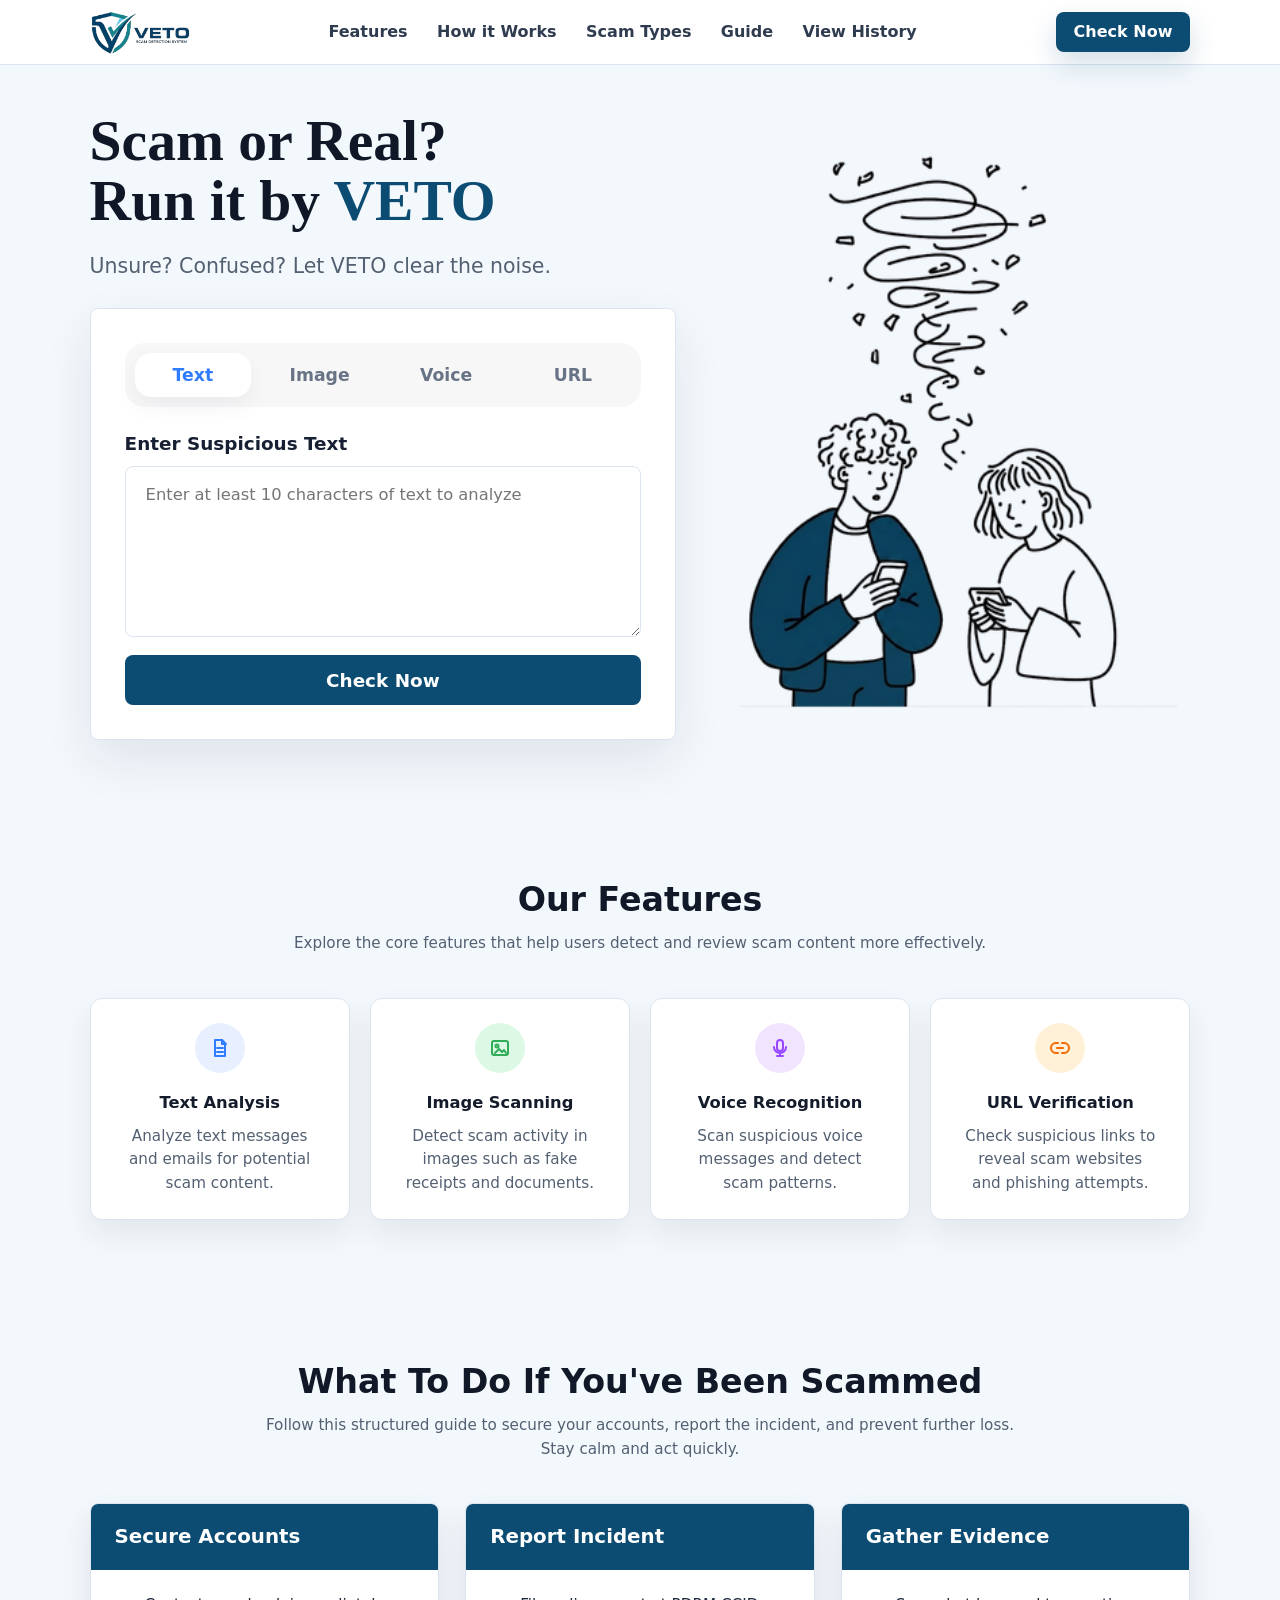
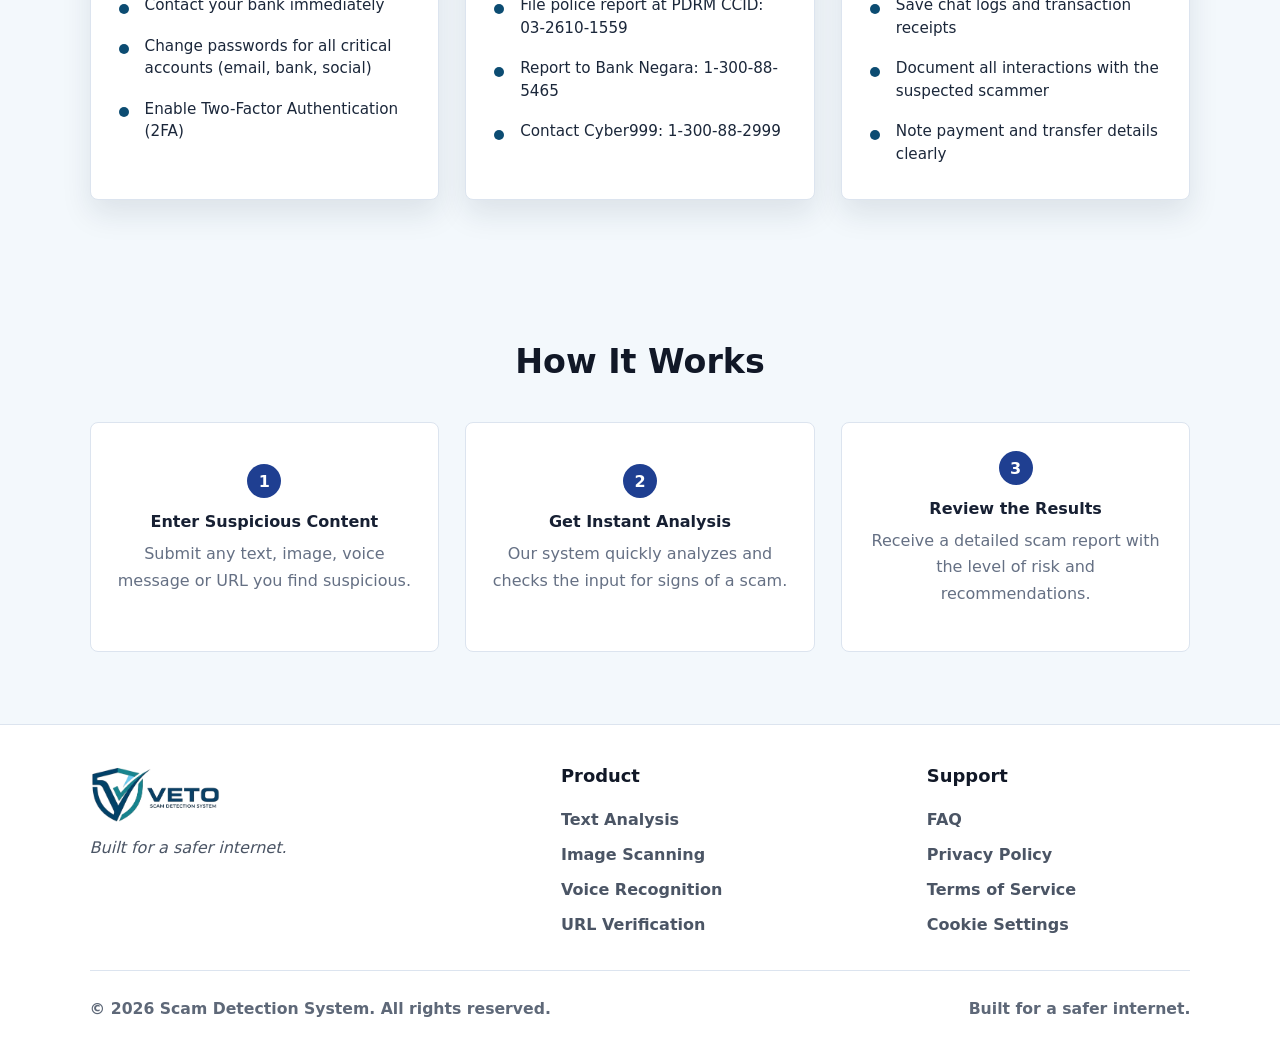
<file: index.html>
<!doctype html>
<html lang="en">
  <head>
    <meta charset="UTF-8" />
    <meta name="viewport" content="width=device-width, initial-scale=1.0" />
    <title>VETO Scam Detection System</title>
    <link rel="stylesheet" href="./styles.css" />
  </head>
  <body>
    <header class="app-header">
      <a class="brand" href="#home" aria-label="VETO Scam Detection System home">
        <img src="./assets/logo.png" alt="VETO Scam Detection System" />
      </a>
      <nav class="top-nav" aria-label="Primary navigation">
        <a href="#features">Features</a>
        <a href="#how-it-works">How it Works</a>
        <a href="#scam-types">Scam Types</a>
        <a href="#guide">Guide</a>
        <a href="#history">View History</a>
      </nav>
      <a class="history-link" href="#check">Check Now</a>
    </header>

    <main>
      <section id="home-view" class="view active">
        <section class="home-hero">
          <div class="home-copy">
            <h1>Scam or Real?<br />Run it by <span>VETO</span></h1>
            <p>
              Unsure? Confused? Let VETO clear the noise.
            </p>

            <section id="home-check-panel" class="analysis-panel compact-check" aria-labelledby="check-title">
              <div class="tab-list" role="tablist" aria-label="Input type">
                <button class="tab active" data-tab="text" type="button">Text</button>
                <button class="tab" data-tab="image" type="button">Image</button>
                <button class="tab" data-tab="voice" type="button">Voice</button>
                <button class="tab" data-tab="url" type="button">URL</button>
              </div>

              <form id="check-form" class="check-form" data-check-form>
                <div class="tab-panel active" data-panel="text">
                  <label id="check-title" for="text-input">Enter Suspicious Text</label>
                  <textarea
                    id="text-input"
                    data-input="text"
                    rows="7"
                    placeholder="Enter at least 10 characters of text to analyze"
                  ></textarea>
                </div>

                <div class="tab-panel" data-panel="image">
                  <label for="image-input">Upload Image</label>
                  <div class="upload-box upload-dropzone">
                    <input id="image-input" data-input="image-file" type="file" accept="image/*" />
                    <span class="upload-icon" aria-hidden="true">
                      <svg viewBox="0 0 24 24"><rect x="4" y="5" width="16" height="14" rx="2" /><circle cx="9" cy="10" r="1.5" /><path d="M7 17l4-4 3 3 2-2 2 3" /></svg>
                    </span>
                    <strong>Drag and drop an image here, or click to select</strong>
                    <small>Supports OCR text extraction from images</small>
                  </div>
                  <div class="extracted-review hidden-analysis-text" data-review="image">
                    <h3>Review the extracted text before analysis</h3>
                    <p>You can edit the extracted text if needed.</p>
                    <textarea id="image-text" data-input="image-text" rows="4" placeholder="Extracted OCR text will appear here"></textarea>
                  </div>
                </div>

                <div class="tab-panel" data-panel="voice">
                  <label for="voice-input">Upload Voice Recording</label>
                  <div class="upload-box upload-dropzone">
                    <input id="voice-input" data-input="voice-file" type="file" accept="audio/*" />
                    <span class="upload-icon" aria-hidden="true">
                      <svg viewBox="0 0 24 24"><path d="M12 4a3 3 0 0 0-3 3v5a3 3 0 0 0 6 0V7a3 3 0 0 0-3-3z" /><path d="M6 11a6 6 0 0 0 12 0M12 17v3M9 20h6" /></svg>
                    </span>
                    <strong>Drag and drop an audio file here, or click to select</strong>
                    <small>Supports speech-to-text conversion for voice messages</small>
                  </div>
                  <div class="extracted-review hidden-analysis-text" data-review="voice">
                    <h3>Review the extracted text before analysis</h3>
                    <p>You can edit the extracted text if needed.</p>
                    <textarea id="voice-text" data-input="voice-text" rows="4" placeholder="Transcribed speech will appear here"></textarea>
                  </div>
                </div>

                <div class="tab-panel" data-panel="url">
                  <label for="url-input">Enter Suspicious URL</label>
                  <input id="url-input" data-input="url" type="url" placeholder="https://example.com" />
                  <textarea id="url-context" data-input="url-context" rows="4" placeholder="Optional message context around the URL" hidden></textarea>
                </div>

                <p id="form-error" class="form-error" role="alert"></p>
                <button class="primary-action" type="submit">Check Now</button>
                <div class="analysis-loading" data-loading aria-live="polite" aria-hidden="true">
                  <span class="loading-spinner" aria-hidden="true"></span>
                  <h3>Analyzing Content</h3>
                  <p>Please wait while VETO reviews your submitted content for scam indicators.</p>
                  <span class="loading-progress" aria-hidden="true"></span>
                </div>
              </form>
            </section>
          </div>
          <div class="home-art" aria-label="Scam detection illustration">
            <img src="./assets/hero.png" alt="Person checking a suspicious mobile message" />
          </div>
        </section>

        <section id="features" class="home-section" aria-labelledby="features-title">
          <div class="section-heading center">
            <h2 id="features-title">Our Features</h2>
            <p>Explore the core features that help users detect and review scam content more effectively.</p>
          </div>
          <div class="feature-grid">
            <article class="feature-card">
              <span class="feature-icon icon-text" aria-hidden="true">
                <svg viewBox="0 0 24 24"><path d="M7 4h7l3 3v13H7z" /><path d="M14 4v4h4" /><path d="M9 12h6M9 16h6" /></svg>
              </span>
              <h3>Text Analysis</h3>
              <p>Analyze text messages and emails for potential scam content.</p>
            </article>
            <article class="feature-card">
              <span class="feature-icon icon-image" aria-hidden="true">
                <svg viewBox="0 0 24 24"><rect x="4" y="5" width="16" height="14" rx="2" /><circle cx="9" cy="10" r="1.5" /><path d="M7 17l4-4 3 3 2-2 2 3" /></svg>
              </span>
              <h3>Image Scanning</h3>
              <p>Detect scam activity in images such as fake receipts and documents.</p>
            </article>
            <article class="feature-card">
              <span class="feature-icon icon-voice" aria-hidden="true">
                <svg viewBox="0 0 24 24"><path d="M12 4a3 3 0 0 0-3 3v5a3 3 0 0 0 6 0V7a3 3 0 0 0-3-3z" /><path d="M6 11a6 6 0 0 0 12 0M12 17v3M9 20h6" /></svg>
              </span>
              <h3>Voice Recognition</h3>
              <p>Scan suspicious voice messages and detect scam patterns.</p>
            </article>
            <article class="feature-card">
              <span class="feature-icon icon-url" aria-hidden="true">
                <svg viewBox="0 0 24 24"><path d="M10 7H8a5 5 0 0 0 0 10h2" /><path d="M14 7h2a5 5 0 0 1 0 10h-2" /><path d="M9 12h6" /></svg>
              </span>
              <h3>URL Verification</h3>
              <p>Check suspicious links to reveal scam websites and phishing attempts.</p>
            </article>
          </div>
        </section>

        <section id="guide" class="home-section" aria-labelledby="guide-title">
          <div class="section-heading center">
            <h2 id="guide-title">What To Do If You've Been Scammed</h2>
            <p>
              Follow this structured guide to secure your accounts, report the
              incident, and prevent further loss. Stay calm and act quickly.
            </p>
          </div>
          <div class="recovery-grid">
            <article class="recovery-card">
              <h3>Secure Accounts</h3>
              <ul>
                <li>Contact your bank immediately</li>
                <li>Change passwords for all critical accounts (email, bank, social)</li>
                <li>Enable Two-Factor Authentication (2FA)</li>
              </ul>
            </article>
            <article class="recovery-card">
              <h3>Report Incident</h3>
              <ul>
                <li>File police report at PDRM CCID: 03-2610-1559</li>
                <li>Report to Bank Negara: 1-300-88-5465</li>
                <li>Contact Cyber999: 1-300-88-2999</li>
              </ul>
            </article>
            <article class="recovery-card">
              <h3>Gather Evidence</h3>
              <ul>
                <li>Save chat logs and transaction receipts</li>
                <li>Document all interactions with the suspected scammer</li>
                <li>Note payment and transfer details clearly</li>
              </ul>
            </article>
          </div>
        </section>

        <section id="how-it-works" class="home-section" aria-labelledby="flow-title">
          <div class="section-heading center">
            <h2 id="flow-title">How It Works</h2>
          </div>
          <div class="flow-grid">
            <article><span>1</span><h3>Enter Suspicious Content</h3><p>Submit any text, image, voice message or URL you find suspicious.</p></article>
            <article><span>2</span><h3>Get Instant Analysis</h3><p>Our system quickly analyzes and checks the input for signs of a scam.</p></article>
            <article><span>3</span><h3>Review the Results</h3><p>Receive a detailed scam report with the level of risk and recommendations.</p></article>
          </div>
        </section>

      </section>

      <section id="check-view" class="view">
        <div class="check-page">
          <header class="check-page-heading">
            <h1>Check for Scams</h1>
            <p>Choose your input method and submit content for analysis.</p>
          </header>

          <section class="analysis-panel full-check" aria-labelledby="full-check-title">
            <div class="tab-list" role="tablist" aria-label="Input type">
              <button class="tab active" data-tab="text" type="button">Text</button>
              <button class="tab" data-tab="image" type="button">Image</button>
              <button class="tab" data-tab="voice" type="button">Voice</button>
              <button class="tab" data-tab="url" type="button">URL</button>
            </div>

            <form id="full-check-form" class="check-form" data-check-form>
              <div class="tab-panel active" data-panel="text">
                <label id="full-check-title" for="full-text-input">Enter Suspicious Text</label>
                <textarea
                  id="full-text-input"
                  data-input="text"
                  rows="7"
                  placeholder="Enter at least 10 characters of text to analyze"
                ></textarea>
              </div>

              <div class="tab-panel" data-panel="image">
                <label for="full-image-input">Upload Image</label>
                <div class="upload-box upload-dropzone">
                  <input id="full-image-input" data-input="image-file" type="file" accept="image/*" />
                  <span class="upload-icon" aria-hidden="true">
                    <svg viewBox="0 0 24 24">
                      <path d="M4 5h16v14H4z" />
                      <path d="M8 11l3 3 2-2 4 5" />
                      <circle cx="9" cy="9" r="1.5" />
                    </svg>
                  </span>
                  <strong>Drag and drop an image here, or click to select</strong>
                  <small>Supports OCR text extraction from images</small>
                </div>
                <div class="extracted-review hidden-analysis-text" data-review="image">
                  <h3>Review the extracted text before analysis</h3>
                  <p>You can edit the extracted text if needed.</p>
                  <textarea id="full-image-text" data-input="image-text" rows="4" placeholder="Extracted OCR text will appear here"></textarea>
                </div>
              </div>

              <div class="tab-panel" data-panel="voice">
                <label for="full-voice-input">Upload Voice Recording</label>
                <div class="upload-box upload-dropzone">
                  <input id="full-voice-input" data-input="voice-file" type="file" accept="audio/*" />
                  <span class="upload-icon" aria-hidden="true">
                    <svg viewBox="0 0 24 24">
                      <path d="M12 3v10" />
                      <path d="M8 7v5a4 4 0 0 0 8 0V7" />
                      <path d="M5 11v1a7 7 0 0 0 14 0v-1" />
                      <path d="M12 19v3" />
                    </svg>
                  </span>
                  <strong>Drag and drop an audio file here, or click to select</strong>
                  <small>Supports speech-to-text conversion for voice messages</small>
                </div>
                <div class="extracted-review hidden-analysis-text" data-review="voice">
                  <h3>Review the extracted text before analysis</h3>
                  <p>You can edit the extracted text if needed.</p>
                  <textarea id="full-voice-text" data-input="voice-text" rows="4" placeholder="Transcribed speech will appear here"></textarea>
                </div>
              </div>

              <div class="tab-panel" data-panel="url">
                <label for="full-url-input">Enter Suspicious URL</label>
                <input id="full-url-input" data-input="url" type="url" placeholder="https://example.com" />
                <textarea id="full-url-context" class="hidden-analysis-text" data-input="url-context" rows="4" placeholder="Optional message context around the URL"></textarea>
              </div>

              <p class="form-error" role="alert"></p>
              <button class="primary-action" type="submit">Check Now</button>
              <div class="analysis-loading" data-loading aria-live="polite" aria-hidden="true">
                <span class="loading-spinner" aria-hidden="true"></span>
                <h3>Analyzing Content</h3>
                <p>Please wait while VETO reviews your submitted content for scam indicators.</p>
                <span class="loading-progress" aria-hidden="true"></span>
              </div>
            </form>
          </section>

          <div class="check-benefit-grid">
            <article>
              <span class="check-benefit-icon">
                <svg viewBox="0 0 24 24"><path d="M12 3l7 3v5c0 4.6-2.9 8.5-7 10-4.1-1.5-7-5.4-7-10V6z" /></svg>
              </span>
              <h2>Privacy First</h2>
              <p>Your submitted content is kept secure and confidential.</p>
            </article>
            <article>
              <span class="check-benefit-icon">
                <svg viewBox="0 0 24 24"><path d="M13 2L5 14h6l-1 8 8-12h-6z" /></svg>
              </span>
              <h2>Fast Analysis</h2>
              <p>Get quick scam detection results within seconds.</p>
            </article>
            <article>
              <span class="check-benefit-icon">
                <svg viewBox="0 0 24 24"><path d="M5 20V10" /><path d="M12 20V4" /><path d="M19 20v-7" /><path d="M4 20h16" /></svg>
              </span>
              <h2>Actionable Results</h2>
              <p>Receive clear and detailed insights.</p>
            </article>
          </div>

          <p class="check-page-note">Stay safe online. Always verify suspicious content before taking action.</p>
        </div>
      </section>

      <section id="scam-types-view" class="view">
        <div class="mechanics-page">
          <h1>The Mechanics Of Scams</h1>
          <div class="scam-type-grid">
            <article class="scam-type-card">
              <span class="scam-type-icon" aria-hidden="true">♡</span>
              <div><h2>Romance Scam</h2><p>Scammers build fake emotional relationships to gain trust and ask for money.</p></div>
              <button type="button" data-scam-learn="romance">Learn</button>
            </article>
            <article class="scam-type-card">
              <span class="scam-type-icon" aria-hidden="true">▥</span>
              <div><h2>Bank Scam</h2><p>Fraudsters impersonate bank staff through calls, text messages, or fake alerts.</p></div>
              <button type="button" data-scam-learn="bank">Learn</button>
            </article>
            <article class="scam-type-card">
              <span class="scam-type-icon" aria-hidden="true">✉</span>
              <div><h2>Phishing</h2><p>Fake emails, texts, or websites are used to steal login credentials and personal data.</p></div>
              <button type="button" data-scam-learn="phishing">Learn</button>
            </article>
            <article class="scam-type-card">
              <span class="scam-type-icon" aria-hidden="true">🛒</span>
              <div><h2>Shopping Scam</h2><p>Fake online shops offer attractive deals but deliver nothing or poor-quality items.</p></div>
              <button type="button" data-scam-learn="shopping">Learn</button>
            </article>
            <article class="scam-type-card">
              <span class="scam-type-icon" aria-hidden="true">♜</span>
              <div><h2>Customer Service Scam</h2><p>Fraudsters pose as support teams or fake sellers to trick users into making payments.</p></div>
              <button type="button" data-scam-learn="customer-service">Learn</button>
            </article>
            <article class="scam-type-card">
              <span class="scam-type-icon" aria-hidden="true">▣</span>
              <div><h2>Delivery Scams</h2><p>Fake shipping notifications ask victims to pay fees or install malicious software.</p></div>
              <button type="button" data-scam-learn="delivery">Learn</button>
            </article>
            <article class="scam-type-card">
              <span class="scam-type-icon" aria-hidden="true">🎟</span>
              <div><h2>Lottery</h2><p>Victims are told they won a prize but must pay fees or provide details first.</p></div>
              <button type="button" data-scam-learn="lottery">Learn</button>
            </article>
            <article class="scam-type-card">
              <span class="scam-type-icon" aria-hidden="true">☼</span>
              <div><h2>Charity</h2><p>Scammers exploit sympathy by pretending to raise funds for emergencies or relief efforts.</p></div>
              <button type="button" data-scam-learn="charity">Learn</button>
            </article>
          </div>
          <p class="mechanics-note">Stay vigilant. Take control. Verified authorities are here to support you.</p>
        </div>
      </section>

      <div id="scam-modal" class="scam-modal" hidden>
        <div class="scam-modal-backdrop" data-scam-close></div>
        <section class="scam-modal-card" role="dialog" aria-modal="true" aria-labelledby="scam-modal-title">
          <header class="scam-modal-header">
            <h2 id="scam-modal-title"></h2>
            <p>Detailed explanation of how this scam usually works.</p>
          </header>
          <div class="scam-modal-body">
            <p id="scam-modal-summary" class="scam-modal-summary"></p>
            <section class="scam-detail-box">
              <h3>Scam Details</h3>
              <ul id="scam-modal-details"></ul>
            </section>
            <div class="scam-modal-actions">
              <button class="modal-secondary" type="button" data-scam-close>Close</button>
              <a class="modal-primary" href="#check" id="scam-start-analysis">Start Analysis</a>
            </div>
          </div>
        </section>
      </div>

      <section id="guide-view" class="view">
        <div class="guide-page">
          <h1>Security Guides &amp; Anti-Fraud Center</h1>
          <div class="guide-tabs" aria-label="Guide categories">
            <button class="active" type="button" data-guide-tab="platform">♢ Platform Guides</button>
            <button type="button" data-guide-tab="banking">▥ Banking Guides</button>
          </div>
          <div class="guide-card-grid guide-panel active" data-guide-panel="platform">
            <article class="security-guide-card guide-whatsapp">
              <div class="guide-card-heading">
                <span>○</span>
                <h2>WhatsApp Security Guides</h2>
              </div>
              <ul>
                <li>Enable two-step verification.</li>
                <li>Scan images for suspicious content.</li>
                <li>Ignore group invites from unknown contacts.</li>
              </ul>
              <button type="button" data-guide-learn="whatsapp">Learn</button>
            </article>
            <article class="security-guide-card guide-sms">
              <div class="guide-card-heading">
                <span>▤</span>
                <h2>SMS Fraud Prevention</h2>
              </div>
              <ul>
                <li>Detect phishing links.</li>
                <li>Verify service notifications.</li>
                <li>Do not share verification codes.</li>
              </ul>
              <button type="button" data-guide-learn="sms">Learn</button>
            </article>
            <article class="security-guide-card guide-social">
              <div class="guide-card-heading">
                <span>♙</span>
                <h2>Social Media Account Safety</h2>
              </div>
              <ul>
                <li>Watch for impersonation scams.</li>
                <li>Check login activity.</li>
                <li>Enable enhanced privacy settings.</li>
              </ul>
              <button type="button" data-guide-learn="social">Learn</button>
            </article>
            <article class="security-guide-card guide-email">
              <div class="guide-card-heading">
                <span>✉</span>
                <h2>Email Phishing Defense</h2>
              </div>
              <ul>
                <li>Inspect sender address.</li>
                <li>Scan all attachments.</li>
                <li>Recognize common red flags.</li>
              </ul>
              <button type="button" data-guide-learn="email">Learn</button>
            </article>
          </div>
          <div class="guide-card-grid guide-panel" data-guide-panel="banking">
            <article class="security-guide-card guide-bank">
              <div class="guide-card-heading">
                <span>▥</span>
                <h2>Online Banking Login Safety</h2>
              </div>
              <ul>
                <li>Use only official apps or websites.</li>
                <li>Avoid login links from messages.</li>
                <li>Check account activity notifications.</li>
              </ul>
              <button type="button" data-guide-learn="banking-login">Learn</button>
            </article>
            <article class="security-guide-card guide-card-protection">
              <div class="guide-card-heading">
                <span>▭</span>
                <h2>Card &amp; Transaction Protection</h2>
              </div>
              <ul>
                <li>Review transactions regularly.</li>
                <li>Enable spending alerts.</li>
                <li>Never share PIN or CVV.</li>
              </ul>
              <button type="button" data-guide-learn="card-protection">Learn</button>
            </article>
            <article class="security-guide-card guide-loan">
              <div class="guide-card-heading">
                <span>▣</span>
                <h2>Loan &amp; Investment Scam Awareness</h2>
              </div>
              <ul>
                <li>Question guaranteed returns.</li>
                <li>Verify financial institutions.</li>
                <li>Avoid upfront processing fees.</li>
              </ul>
              <button type="button" data-guide-learn="loan-investment">Learn</button>
            </article>
            <article class="security-guide-card guide-call">
              <div class="guide-card-heading">
                <span>☏</span>
                <h2>Bank Call &amp; OTP Scam Defense</h2>
              </div>
              <ul>
                <li>Do not share OTP over calls.</li>
                <li>Verify the caller independently.</li>
                <li>Report suspicious banking calls.</li>
              </ul>
              <button type="button" data-guide-learn="bank-call">Learn</button>
            </article>
          </div>
        </div>
      </section>

      <section id="result-view" class="view">
        <div class="result-layout">
          <header class="check-page-heading result-page-heading">
            <h1>Check for Scams</h1>
            <p>Choose your input method and submit content for analysis.</p>
          </header>
          <section id="result-card" class="result-card"></section>
        </div>
      </section>

      <section id="history-view" class="view">
        <div class="history-page">
          <div class="history-title">
            <h1>Check History</h1>
            <p>Review your past scam detection checks</p>
            <button id="clear-history" class="clear-history-button" type="button" hidden>Clear All</button>
          </div>
          <div id="history-list" class="history-list"></div>
          <p id="history-note" class="history-note" hidden><strong>Note:</strong> History is stored locally in your browser. Clearing browser data will remove all history records.</p>
        </div>
      </section>

      <section id="admin-view" class="view">
        <div class="page-shell">
          <p class="eyebrow">Evaluation dashboard</p>
          <h1>Admin Model Evaluation</h1>
          <p class="page-intro">
            Prototype view for model version and evaluation metrics. Sensitive user
            content should not be stored here.
          </p>
          <div class="metrics-grid">
            <article><span>Accuracy</span><strong>94.2%</strong></article>
            <article><span>Precision</span><strong>92.8%</strong></article>
            <article><span>Recall</span><strong>91.5%</strong></article>
            <article><span>F1-score</span><strong>92.1%</strong></article>
          </div>
          <section class="info-card">
            <h2>Baseline Model</h2>
            <dl class="model-list">
              <div><dt>Dataset</dt><dd>SMS Spam Collection Dataset</dd></div>
              <div><dt>Features</dt><dd>TF-IDF vectorization</dd></div>
              <div><dt>Classifier</dt><dd>Logistic Regression baseline</dd></div>
              <div><dt>Version</dt><dd>prototype-v0.1</dd></div>
            </dl>
          </section>
        </div>
      </section>

      <section id="faq-view" class="view">
        <div class="faq-page">
          <div class="faq-heading">
            <h1>Frequently Asked Questions (FAQ)</h1>
            <p>Find answers to common questions about using Veto for scam detection.</p>
          </div>

          <div class="faq-list" aria-label="Frequently asked questions">
            <article class="faq-item">
              <button class="faq-question" type="button" aria-expanded="false" data-faq-toggle>
                <span class="faq-icon faq-blue">
                  <svg viewBox="0 0 24 24"><path d="M9.1 9a3 3 0 1 1 5.2 2c-.9.8-1.7 1.3-1.7 2.8" /><path d="M12 17h.01" /><circle cx="12" cy="12" r="9" /></svg>
                </span>
                <span class="faq-copy">
                  <span class="faq-pill faq-pill-blue">General Question</span>
                  <strong>How does Veto's scam detection work?</strong>
                </span>
                <span class="faq-chevron" aria-hidden="true"></span>
              </button>
              <div class="faq-answer">
                <p>Veto analyzes submitted content such as text, links, images, and voice transcripts to detect scam-related patterns. It checks for suspicious language, phishing indicators, urgency cues, impersonation attempts, and known fraud signals before returning a risk-based result.</p>
              </div>
            </article>

            <article class="faq-item">
              <button class="faq-question" type="button" aria-expanded="false" data-faq-toggle>
                <span class="faq-icon faq-cyan">
                  <svg viewBox="0 0 24 24"><rect x="6" y="10" width="12" height="9" rx="2" /><path d="M8 10V8a4 4 0 0 1 8 0v2" /></svg>
                </span>
                <span class="faq-copy">
                  <span class="faq-pill faq-pill-cyan">Security &amp; Privacy</span>
                  <strong>Is my data safe with Veto?</strong>
                </span>
                <span class="faq-chevron" aria-hidden="true"></span>
              </button>
              <div class="faq-answer">
                <p>Yes. Veto is designed with privacy in mind. Submitted content is processed securely, and access to results is restricted to the user. Sensitive information should still be shared carefully, and users should avoid uploading unnecessary personal data whenever possible.</p>
              </div>
            </article>

            <article class="faq-item">
              <button class="faq-question" type="button" aria-expanded="false" data-faq-toggle>
                <span class="faq-icon faq-blue">
                  <svg viewBox="0 0 24 24"><path d="M7 4h7l3 3v13H7z" /><path d="M14 4v4h4" /><path d="M9 12h6M9 16h6" /></svg>
                </span>
                <span class="faq-copy">
                  <span class="faq-pill faq-pill-blue">General Question</span>
                  <strong>What types of content can Veto analyze?</strong>
                </span>
                <span class="faq-chevron" aria-hidden="true"></span>
              </button>
              <div class="faq-answer">
                <p>Veto can analyze suspicious text, links, screenshots, documents, and transcribed voice content. The system is designed to support common scam-reporting formats and help users review content before they take action.</p>
              </div>
            </article>

            <article class="faq-item">
              <button class="faq-question" type="button" aria-expanded="false" data-faq-toggle>
                <span class="faq-icon faq-purple">
                  <svg viewBox="0 0 24 24"><path d="M14.7 6.3a4 4 0 0 0-5.4 5.4L4 17v3h3l5.3-5.3a4 4 0 0 0 5.4-5.4l-3 3-3-3z" /></svg>
                </span>
                <span class="faq-copy">
                  <span class="faq-pill faq-pill-purple">Technical</span>
                  <strong>Can Veto be integrated with my existing platforms?</strong>
                </span>
                <span class="faq-chevron" aria-hidden="true"></span>
              </button>
              <div class="faq-answer">
                <p>Yes. Integration support depends on your use case. Veto can be adapted for internal workflows, enterprise screening processes, and external verification flows depending on product scope and implementation requirements.</p>
              </div>
            </article>

            <article class="faq-item">
              <button class="faq-question" type="button" aria-expanded="false" data-faq-toggle>
                <span class="faq-icon faq-blue">
                  <svg viewBox="0 0 24 24"><path d="M9.1 9a3 3 0 1 1 5.2 2c-.9.8-1.7 1.3-1.7 2.8" /><path d="M12 17h.01" /><circle cx="12" cy="12" r="9" /></svg>
                </span>
                <span class="faq-copy">
                  <span class="faq-pill faq-pill-blue">General Question</span>
                  <strong>How accurate are the results?</strong>
                </span>
                <span class="faq-chevron" aria-hidden="true"></span>
              </button>
              <div class="faq-answer">
                <p>Veto provides risk-based guidance, not a legal or absolute judgment. Accuracy depends on the quality and completeness of the submitted content. Users should use the result together with common sense and official verification channels.</p>
              </div>
            </article>
          </div>

          <div class="faq-support">
            <p>Still have questions? <a href="#about">Contact Support</a></p>
            <span>Stay safe online. Always verify suspicious content before taking action.</span>
          </div>
        </div>
      </section>

      <section id="privacy-view" class="view">
        <div class="privacy-page">
          <header class="privacy-hero">
            <span class="privacy-icon" aria-hidden="true">
              <svg viewBox="0 0 24 24"><path d="M12 3l7 3v5c0 4.6-2.9 8.5-7 10-4.1-1.5-7-5.4-7-10V6z" /></svg>
            </span>
            <h1>Privacy Policy</h1>
            <p>How we collect, use and protect your information</p>
          </header>

          <div class="privacy-content">
            <section>
              <h2>Introduction</h2>
              <p>This Privacy Policy explains how the Scam Detection System collects, uses, and protects your information when you use our service. We are committed to maintaining the privacy and security of your data.</p>
            </section>

            <section>
              <h2>Information We Collect</h2>
              <p>We collect information that you voluntarily provide when using our scam detection service, including text content, uploaded images, voice recordings, and URLs submitted for analysis. We may also collect usage data and analytics to improve our service.</p>
            </section>

            <section>
              <h2>How We Use Information</h2>
              <p>The information you submit is used solely for scam detection and analysis purposes. We use machine learning algorithms to analyze patterns and identify potential threats. Your data helps us improve our detection accuracy and train our models.</p>
            </section>

            <section>
              <h2>File Uploads and Analysis Data</h2>
              <p>When you upload files for analysis, they are processed on our secure servers. Uploaded content is analyzed in real-time and is not permanently stored unless required for system testing, improvement, or legal compliance. Images are processed using OCR technology, and voice files are converted to text using speech-to-text services.</p>
            </section>

            <section>
              <h2>Data Storage and Retention</h2>
              <p>Analysis history is stored locally in your browser using local storage. We do not permanently store your submitted content on our servers after analysis is complete, unless you explicitly save it or it's required for improving our detection algorithms with your consent.</p>
            </section>

            <section>
              <h2>Security Measures</h2>
              <p>We implement industry-standard security measures to protect your data, including encryption during transmission, secure server infrastructure, and access controls. However, no method of transmission over the internet is 100% secure.</p>
            </section>

            <section>
              <h2>Third-Party Services</h2>
              <p>Our service may utilize third-party APIs for OCR, speech-to-text, and URL analysis. These services are carefully selected and comply with data protection standards. We do not share your personal information with third parties for marketing purposes.</p>
            </section>

            <section>
              <h2>User Rights</h2>
              <p>You have the right to access, correct, or delete your data. Since most data is stored locally in your browser, you can clear your history at any time. For any server-side data, please contact us to exercise your rights.</p>
            </section>

            <section>
              <h2>Contact Information</h2>
              <p>If you have any questions or concerns about this Privacy Policy or our data practices, please contact us at privacy@scamdetection.system or through our support page.</p>
            </section>

            <aside class="privacy-notice">
              <h2>Important Notice</h2>
              <p>The Scam Detection System is designed for educational and informational purposes as part of a Final Year Project. It should not be used to store or process highly sensitive or personally identifiable information. Always exercise caution when sharing personal data online.</p>
            </aside>
          </div>
        </div>
      </section>

      <section id="terms-view" class="view">
        <div class="legal-page terms-page">
          <header class="legal-hero">
            <span class="legal-icon" aria-hidden="true">
              <svg viewBox="0 0 24 24"><path d="M7 3h7l4 4v14H7z" /><path d="M14 3v5h5" /><path d="M10 12h5M10 16h5" /></svg>
            </span>
            <h1>Terms of Service</h1>
            <p>Please read these terms carefully before using our service</p>
          </header>

          <div class="legal-content">
            <section>
              <h2>Acceptance of Terms</h2>
              <p>By accessing and using the Scam Detection System, you accept and agree to be bound by these Terms of Service. If you do not agree to these terms, please do not use our service.</p>
            </section>

            <section>
              <h2>Use of the Service</h2>
              <p>The Scam Detection System is provided as a tool to help users identify potential scams and fraudulent content. The service analyzes text, images, voice recordings, and URLs to provide risk assessments and guidance. You may use this service for personal, educational, and informational purposes.</p>
            </section>

            <section>
              <h2>User Responsibilities</h2>
              <p>You are responsible for the content you submit for analysis. You must not submit content that violates laws, infringes on intellectual property rights, or contains malicious code. You should not rely solely on our analysis for critical decisions and should verify suspicious content through multiple sources.</p>
            </section>

            <section>
              <h2>Prohibited Use</h2>
              <p>You may not use this service to: (a) engage in any illegal activity, (b) attempt to bypass or manipulate the detection system, (c) submit an excessive volume of requests that could harm the service, (d) reverse engineer or copy our technology, or (e) use the service for any malicious purpose.</p>
            </section>

            <section>
              <h2>Accuracy of Results</h2>
              <p>While we strive to provide accurate scam detection, the system provides analysis for informational purposes only and does not guarantee that all scams or malicious content will be detected. False positives and false negatives may occur. Users should exercise their own judgment and verify suspicious content before taking action.</p>
            </section>

            <section>
              <h2>Intellectual Property</h2>
              <p>All content, features, and functionality of the Scam Detection System are owned by the project creators and are protected by copyright, trademark, and other intellectual property laws. The machine learning models, algorithms, and design are proprietary.</p>
            </section>

            <section>
              <h2>Limitation of Liability</h2>
              <p>The Scam Detection System is provided 'as is' without warranties of any kind. We shall not be liable for any damages arising from your use of the service, including but not limited to direct, indirect, incidental, or consequential damages. This is an academic project and should not be used as the sole basis for important decisions.</p>
            </section>

            <section>
              <h2>Service Availability</h2>
              <p>We do not guarantee that the service will be available at all times or free from errors. We reserve the right to modify, suspend, or discontinue the service at any time without notice, especially considering this is a Final Year Project with limited resources.</p>
            </section>

            <section>
              <h2>Changes to Terms</h2>
              <p>We reserve the right to update these Terms of Service at any time. Changes will be effective immediately upon posting. Your continued use of the service after changes are posted constitutes acceptance of the modified terms.</p>
            </section>

            <section>
              <h2>Contact Information</h2>
              <p>If you have questions about these Terms of Service, please contact us at support@scamdetection.system or through our support page.</p>
            </section>

            <aside class="legal-disclaimer">
              <h2>Important Disclaimer</h2>
              <p>This system is a Final Year Project developed for educational purposes. While it uses real machine learning techniques, it should not be considered a replacement for professional security services or legal advice. Always verify suspicious content through multiple trusted sources before making important decisions.</p>
            </aside>
          </div>
        </div>
      </section>

      <section id="about-view" class="view">
        <div class="page-shell document-page">
          <p class="eyebrow">Transparency</p>
          <h1>AI Statement</h1>
          <p>How artificial intelligence is used in this system.</p>
          <section><h2>Purpose of AI in the System</h2><p>Machine learning is used to classify suspicious content as scam/fake or legitimate.</p></section>
          <section><h2>OCR and Speech-to-Text Usage</h2><p>OCR extracts text from images and speech-to-text converts voice recordings into text for the same classifier.</p></section>
          <section><h2>Transparency and Explainability</h2><p>Results include suspicious keywords, URL risk factors, risk score, and simple action guidance.</p></section>
        </div>
      </section>
    </main>

    <footer class="footer" aria-label="Site footer">
      <div class="footer-inner">
        <div class="footer-top">
          <section class="footer-brand">
            <img src="./assets/logo.png" alt="VETO Scam Detection System" />
            <p>Built for a safer internet.</p>
          </section>
          <nav class="footer-column" aria-label="Product links">
            <h2>Product</h2>
            <a href="#features">Text Analysis</a>
            <a href="#features">Image Scanning</a>
            <a href="#features">Voice Recognition</a>
            <a href="#features">URL Verification</a>
          </nav>
          <nav class="footer-column" aria-label="Support links">
            <h2>Support</h2>
            <a href="#faq">FAQ</a>
            <a href="#privacy">Privacy Policy</a>
            <a href="#terms">Terms of Service</a>
            <a href="#about">Cookie Settings</a>
          </nav>
        </div>
        <div class="footer-bottom">
          <span>© 2026 Scam Detection System. All rights reserved.</span>
          <span>Built for a safer internet.</span>
        </div>
      </div>
    </footer>

    <script src="./app.js"></script>
  </body>
</html>
</file>
<file: styles.css>
:root {
  color-scheme: light;
  --bg: #f6f8fb;
  --surface: #ffffff;
  --surface-muted: #eef4fb;
  --text: #172033;
  --muted: #657084;
  --border: #dce4ef;
  --primary: #1d5fd1;
  --primary-dark: #0b4b72;
  --brand-blue: #0c4c72;
  --safe: #11845b;
  --warning: #b66b00;
  --danger: #c93434;
  --shadow: 0 20px 50px rgba(24, 37, 56, 0.09);
  font-family:
    Inter, ui-sans-serif, system-ui, -apple-system, BlinkMacSystemFont, "Segoe UI",
    sans-serif;
}

* {
  box-sizing: border-box;
}

body {
  margin: 0;
  background: #f3f8fc;
  color: var(--text);
}

a {
  color: inherit;
  text-decoration: none;
}

button,
input,
textarea {
  font: inherit;
}

.app-header {
  display: flex;
  align-items: center;
  justify-content: space-between;
  gap: 24px;
  padding: 10px clamp(28px, 7vw, 150px);
  background: rgba(255, 255, 255, 0.96);
  border-bottom: 1px solid var(--border);
  backdrop-filter: blur(14px);
  position: sticky;
  top: 0;
  z-index: 10;
}

.brand {
  display: inline-flex;
  align-items: center;
  gap: 10px;
  font-weight: 800;
  letter-spacing: 0;
  text-transform: uppercase;
}

.brand img {
  display: block;
  width: 100px;
  height: auto;
}

.brand-mark {
  width: 36px;
  height: 36px;
  display: grid;
  place-items: center;
  border-radius: 8px;
  background: var(--primary);
  color: white;
}

.top-nav {
  display: flex;
  align-items: center;
  gap: clamp(18px, 2.3vw, 34px);
  color: #2f3b4e;
  font-weight: 700;
}

.history-link,
.primary-link {
  display: inline-flex;
  align-items: center;
  justify-content: center;
  min-height: 40px;
  border-radius: 8px;
  padding: 0 18px;
  background: var(--brand-blue);
  color: white;
  font-weight: 850;
  box-shadow: 0 12px 28px rgba(12, 76, 114, 0.18);
}

.history-link:hover,
.primary-link:hover {
  background: var(--primary-dark);
  color: white;
}

.top-nav a:hover,
.back-link:hover {
  color: var(--primary);
}

.view {
  display: none;
}

.view.active {
  display: block;
}

.home-hero {
  display: grid;
  grid-template-columns: minmax(520px, 0.95fr) minmax(340px, 0.75fr);
  gap: clamp(28px, 4vw, 58px);
  align-items: center;
  width: 100%;
  min-height: 700px;
  margin: 0 auto;
  padding: 46px clamp(28px, 7vw, 150px) 70px;
}

.home-copy {
  max-width: 640px;
}

.home-copy p {
  color: #536072;
  font-size: clamp(1.15rem, 1.6vw, 1.45rem);
  line-height: 1.38;
  margin-bottom: 28px;
}

.home-copy h1 {
  font-family: Georgia, "Times New Roman", serif;
  font-size: clamp(3.6rem, 4.4vw, 5.9rem);
  line-height: 1.05;
  letter-spacing: 0;
  color: #101827;
  margin-bottom: 20px;
}

.home-copy h1 span {
  color: var(--brand-blue);
}

.home-art {
  min-height: 560px;
  display: grid;
  place-items: end center;
  position: relative;
  border-radius: 0;
  background: transparent;
  border: 0;
  box-shadow: none;
  overflow: hidden;
}

.home-art img {
  width: min(96%, 500px);
  height: auto;
  object-fit: contain;
  position: relative;
  z-index: 1;
}

.art-card {
  position: absolute;
  z-index: 2;
  border: 1px solid var(--border);
  border-radius: 8px;
  background: rgba(255, 255, 255, 0.94);
  box-shadow: 0 18px 36px rgba(24, 37, 56, 0.12);
  padding: 12px 14px;
  font-weight: 850;
}

.art-warning {
  top: 48px;
  left: 28px;
  color: var(--danger);
}

.art-score {
  right: 30px;
  bottom: 54px;
  color: var(--primary);
}

.home-section {
  width: 100%;
  margin: 0 auto;
  padding: 72px clamp(28px, 7vw, 150px);
}

.check-shell {
  max-width: 984px;
  margin: 0 auto;
  padding: 72px 24px;
}

.section-heading.center {
  max-width: 760px;
  margin: 0 auto 42px;
  text-align: center;
}

.section-heading.center h2 {
  color: #111827;
  font-size: clamp(2rem, 2.6vw, 2.6rem);
  line-height: 1.08;
  margin-bottom: 14px;
}

.section-heading.center p {
  color: #536072;
  font-size: clamp(0.95rem, 1.1vw, 1.12rem);
  line-height: 1.55;
}

.feature-grid,
.support-grid {
  display: grid;
  grid-template-columns: repeat(4, 1fr);
  gap: 20px;
}

.support-grid {
  grid-template-columns: repeat(3, 1fr);
  margin-top: 18px;
}

.feature-grid article,
.support-grid article {
  border: 1px solid var(--border);
  border-radius: 12px;
  background: white;
  padding: 22px;
  box-shadow: 0 14px 30px rgba(24, 37, 56, 0.08);
}

.feature-grid .feature-card {
  min-height: 196px;
  display: flex;
  flex-direction: column;
  align-items: center;
  justify-content: center;
  gap: 9px;
  padding: 24px 22px;
  text-align: center;
}

.feature-card h3 {
  margin: 4px 0 4px;
  color: #141b2a;
  font-size: 1.02rem;
}

.feature-card p {
  max-width: 190px;
  margin: 0 auto;
  color: #536072;
  font-size: 0.95rem;
  line-height: 1.55;
}

.feature-grid .feature-icon {
  display: grid;
  place-items: center;
  width: 50px;
  height: 50px;
  margin-bottom: 7px;
  border-radius: 50%;
}

.feature-icon svg {
  width: 24px;
  height: 24px;
  fill: none;
  stroke: currentColor;
  stroke-width: 2;
  stroke-linecap: round;
  stroke-linejoin: round;
}

.icon-text {
  color: #2f7cff;
  background: #e8f0ff;
}

.icon-image {
  color: #31ad58;
  background: #dcf9e5;
}

.icon-voice {
  color: #9747ff;
  background: #f0e4ff;
}

.icon-url {
  color: #f26a00;
  background: #fff0d8;
}

.recovery-grid {
  display: grid;
  grid-template-columns: repeat(3, 1fr);
  gap: 26px;
  margin-top: 42px;
}

.recovery-card {
  overflow: hidden;
  border: 1px solid var(--border);
  border-radius: 8px;
  background: white;
  box-shadow: 0 14px 30px rgba(24, 37, 56, 0.1);
}

.recovery-card h3 {
  margin: 0;
  padding: 22px 24px;
  background: var(--brand-blue);
  color: white;
  font-size: clamp(1.18rem, 1.55vw, 1.35rem);
  line-height: 1.1;
}

.recovery-card ul {
  display: grid;
  gap: 18px;
  margin: 0;
  padding: 24px 28px 34px;
  list-style: none;
}

.recovery-card li {
  position: relative;
  padding-left: 26px;
  color: #1b273a;
  font-size: 0.95rem;
  line-height: 1.48;
}

.recovery-card li::before {
  content: "";
  position: absolute;
  left: 0;
  top: 0.62em;
  width: 10px;
  height: 10px;
  border-radius: 50%;
  background: var(--brand-blue);
}

.mechanics-page {
  width: 100%;
  margin: 0 auto;
  padding: 44px clamp(28px, 7vw, 150px) 64px;
}

.mechanics-page h1 {
  margin-bottom: 54px;
  color: var(--brand-blue);
  font-size: clamp(3.2rem, 4.4vw, 5.7rem);
  line-height: 1.05;
  text-align: center;
}

.scam-type-grid {
  display: grid;
  grid-template-columns: repeat(2, 1fr);
  gap: 28px 34px;
}

.scam-type-card {
  display: grid;
  grid-template-columns: 88px minmax(0, 1fr) auto;
  gap: 22px;
  align-items: center;
  min-height: 136px;
  padding: 30px 30px;
  border: 1px solid var(--border);
  border-radius: 18px;
  background: white;
  box-shadow: 0 12px 24px rgba(24, 37, 56, 0.08);
}

.scam-type-icon {
  display: grid;
  place-items: center;
  width: 66px;
  height: 66px;
  border: 1px solid #bad6ee;
  border-radius: 16px;
  background: #eaf4ff;
  color: var(--brand-blue);
  font-size: 2rem;
  font-weight: 900;
}

.scam-type-card h2 {
  margin-bottom: 8px;
  color: #121a2a;
  font-size: clamp(1.55rem, 2vw, 1.95rem);
  line-height: 1.1;
}

.scam-type-card p {
  margin: 0;
  color: #47566d;
  font-size: clamp(1rem, 1.25vw, 1.24rem);
  line-height: 1.45;
}

.scam-type-card button {
  min-width: 110px;
  min-height: 44px;
  border: 2px solid var(--brand-blue);
  border-radius: 16px;
  background: white;
  color: var(--brand-blue);
  font-weight: 900;
  text-transform: uppercase;
  cursor: pointer;
}

.mechanics-note {
  margin: 44px 0 0;
  color: #47566d;
  font-size: 1.25rem;
  text-align: center;
}

.modal-open {
  overflow: hidden;
}

.scam-modal[hidden] {
  display: none;
}

.scam-modal {
  position: fixed;
  inset: 0;
  z-index: 50;
  display: grid;
  place-items: center;
  padding: 96px 24px 36px;
}

.scam-modal-backdrop {
  position: absolute;
  inset: 0;
  background: rgba(15, 23, 42, 0.54);
  backdrop-filter: blur(1px);
}

.scam-modal-card {
  position: relative;
  z-index: 1;
  width: min(930px, 100%);
  overflow: hidden;
  border-radius: 20px;
  background: white;
  box-shadow: 0 28px 90px rgba(15, 23, 42, 0.35);
}

.scam-modal-header {
  padding: 28px 34px 30px;
  background: linear-gradient(120deg, #244b72, #456798);
  color: white;
}

.scam-modal-header h2 {
  margin: 0 0 10px;
  color: white;
  font-size: clamp(1.9rem, 3vw, 2.35rem);
}

.scam-modal-header p {
  margin: 0;
  color: rgba(255, 255, 255, 0.84);
  font-size: 1.12rem;
  font-weight: 700;
}

.scam-modal-body {
  padding: 34px;
}

.scam-modal-summary {
  margin: 0 0 28px;
  color: #344258;
  font-size: clamp(1.1rem, 1.6vw, 1.32rem);
  font-weight: 650;
  line-height: 1.55;
}

.scam-detail-box {
  padding: 28px 30px;
  border: 1px solid var(--border);
  border-radius: 18px;
  background: #f8fafc;
}

.scam-detail-box h3 {
  margin: 0 0 22px;
  color: #111827;
  font-size: clamp(1.3rem, 2vw, 1.6rem);
}

.scam-detail-box ul {
  display: grid;
  gap: 22px;
  margin: 0;
  padding: 0;
  list-style: none;
}

.scam-detail-box li {
  position: relative;
  padding-left: 32px;
  color: #344258;
  font-size: clamp(1.06rem, 1.5vw, 1.28rem);
  font-weight: 600;
  line-height: 1.5;
}

.scam-detail-box li::before {
  content: "";
  position: absolute;
  left: 0;
  top: 0.55em;
  width: 13px;
  height: 13px;
  border-radius: 50%;
  background: var(--brand-blue);
}

.scam-modal-actions {
  display: flex;
  justify-content: flex-end;
  gap: 16px;
  margin-top: 32px;
}

.modal-secondary,
.modal-primary {
  min-width: 155px;
  min-height: 44px;
  display: inline-flex;
  align-items: center;
  justify-content: center;
  border-radius: 16px;
  font-size: 1.05rem;
  font-weight: 900;
  text-decoration: none;
  cursor: pointer;
}

.modal-secondary {
  border: 1px solid #cfd8e6;
  background: white;
  color: #344258;
}

.modal-primary {
  border: 0;
  background: var(--brand-blue);
  color: white;
}

.guide-page {
  max-width: 1580px;
  margin: 0 auto;
  padding: 44px clamp(28px, 7vw, 150px) 64px;
}

.guide-page h1 {
  margin-bottom: 56px;
  color: var(--brand-blue);
  font-size: clamp(3rem, 4.4vw, 5rem);
  line-height: 1.08;
  text-align: center;
}

.guide-tabs {
  display: grid;
  grid-template-columns: 1fr 1fr;
  gap: 12px;
  margin-bottom: 34px;
  padding: 10px;
  border: 1px solid var(--border);
  border-radius: 16px;
  background: white;
  box-shadow: 0 10px 22px rgba(24, 37, 56, 0.08);
}

.guide-tabs button {
  min-height: 50px;
  border: 0;
  border-radius: 12px;
  background: transparent;
  color: #47566d;
  font-size: 1.1rem;
  font-weight: 850;
  cursor: pointer;
}

.guide-tabs button.active {
  background: var(--brand-blue);
  color: white;
}

.guide-card-grid {
  display: grid;
  grid-template-columns: repeat(2, 1fr);
  gap: 28px;
}

.guide-panel {
  display: none;
}

.guide-panel.active {
  display: grid;
}

.security-guide-card {
  position: relative;
  min-height: 276px;
  padding: 30px 30px 30px;
  border: 1px solid var(--border);
  border-radius: 18px;
  background: white;
  box-shadow: 0 12px 24px rgba(24, 37, 56, 0.08);
}

.guide-whatsapp {
  border-color: #c8f0d6;
}

.guide-sms {
  border-color: #f5dda5;
}

.guide-social {
  border-color: #cfe3ff;
}

.guide-email {
  border-color: #f2d6bf;
}

.guide-card-heading {
  display: flex;
  align-items: center;
  gap: 16px;
  margin-bottom: 28px;
}

.guide-card-heading span {
  display: grid;
  place-items: center;
  width: 50px;
  height: 50px;
  border-radius: 50%;
  background: #eef6ff;
  color: var(--brand-blue);
  font-size: 1.5rem;
  font-weight: 900;
}

.guide-whatsapp .guide-card-heading span {
  background: #e6fbec;
  color: #22c55e;
}

.guide-sms .guide-card-heading span {
  background: #fff2d3;
  color: #d99a16;
}

.guide-social .guide-card-heading span {
  background: #edf4ff;
  color: #367cff;
}

.guide-email .guide-card-heading span {
  background: #fff0e6;
  color: #c97b40;
}

.guide-bank {
  border-color: #cfe3ff;
}

.guide-card-protection {
  border-color: #f5dda5;
}

.guide-loan {
  border-color: #e4d4ff;
}

.guide-call {
  border-color: #f2d6bf;
}

.guide-bank .guide-card-heading span {
  background: #edf4ff;
  color: #367cff;
}

.guide-card-protection .guide-card-heading span {
  background: #fff2d3;
  color: #d99a16;
}

.guide-loan .guide-card-heading span {
  background: #f2e9ff;
  color: #8a3ffc;
}

.guide-call .guide-card-heading span {
  background: #fff0e6;
  color: #c97b40;
}

.guide-card-heading h2 {
  margin: 0;
  color: #111827;
  font-size: clamp(1.5rem, 2vw, 1.85rem);
}

.security-guide-card ul {
  display: grid;
  gap: 22px;
  margin: 0;
  padding: 0 156px 0 0;
  list-style: none;
}

.security-guide-card li {
  color: #344258;
  font-size: clamp(1.05rem, 1.35vw, 1.28rem);
  line-height: 1.35;
}

.security-guide-card button {
  position: absolute;
  right: 28px;
  bottom: 28px;
  min-width: 112px;
  min-height: 44px;
  border: 2px solid var(--brand-blue);
  border-radius: 16px;
  background: white;
  color: var(--brand-blue);
  font-weight: 900;
  text-transform: uppercase;
  cursor: pointer;
}

.faq-page {
  max-width: 1160px;
  margin: 0 auto;
  padding: 92px 24px 78px;
}

.faq-heading {
  text-align: center;
}

.faq-heading h1 {
  margin-bottom: 16px;
  color: #111827;
  font-size: clamp(2.8rem, 4.1vw, 4.05rem);
  line-height: 1.08;
}

.faq-heading p {
  margin: 0;
  color: #4f5d72;
  font-size: clamp(1.1rem, 1.45vw, 1.35rem);
  font-weight: 600;
}

.faq-list {
  display: grid;
  gap: 16px;
  margin-top: 42px;
}

.faq-item {
  overflow: hidden;
  border: 1px solid var(--border);
  border-radius: 18px;
  background: white;
  box-shadow: 0 8px 18px rgba(24, 37, 56, 0.08);
}

.faq-question {
  display: grid;
  grid-template-columns: 52px minmax(0, 1fr) 28px;
  gap: 18px;
  align-items: center;
  width: 100%;
  min-height: 116px;
  padding: 22px 28px;
  border: 0;
  background: transparent;
  color: var(--text);
  text-align: left;
  cursor: pointer;
}

.faq-icon {
  display: grid;
  place-items: center;
  width: 48px;
  height: 48px;
  border-radius: 50%;
}

.faq-icon svg {
  width: 25px;
  height: 25px;
  fill: none;
  stroke: currentColor;
  stroke-width: 2;
  stroke-linecap: round;
  stroke-linejoin: round;
}

.faq-blue {
  border: 1px solid #bcd7ff;
  background: #eff6ff;
  color: #377dff;
}

.faq-cyan {
  border: 1px solid #b7e7ff;
  background: #eefbff;
  color: #2b9edb;
}

.faq-purple {
  border: 1px solid #d9ccff;
  background: #f5efff;
  color: #824dff;
}

.faq-copy {
  display: grid;
  gap: 10px;
  justify-items: start;
}

.faq-pill {
  display: inline-flex;
  align-items: center;
  min-height: 32px;
  padding: 0 14px;
  border-radius: 999px;
  font-size: 0.94rem;
  font-weight: 850;
}

.faq-pill-blue {
  border: 1px solid #bcd7ff;
  background: #eef6ff;
  color: #2f70e8;
}

.faq-pill-cyan {
  border: 1px solid #b7e7ff;
  background: #eefbff;
  color: #217eae;
}

.faq-pill-purple {
  border: 1px solid #d9ccff;
  background: #f5efff;
  color: #7548df;
}

.faq-copy strong {
  color: #111827;
  font-size: clamp(1.1rem, 1.6vw, 1.35rem);
  line-height: 1.22;
}

.faq-chevron {
  position: relative;
  width: 22px;
  height: 22px;
  justify-self: end;
}

.faq-chevron::before,
.faq-chevron::after {
  content: "";
  position: absolute;
  top: 10px;
  width: 11px;
  height: 3px;
  border-radius: 999px;
  background: #94a3b8;
  transition: transform 0.18s ease;
}

.faq-chevron::before {
  left: 2px;
  transform: rotate(45deg);
}

.faq-chevron::after {
  right: 2px;
  transform: rotate(-45deg);
}

.faq-item.active .faq-chevron::before {
  transform: rotate(-45deg);
}

.faq-item.active .faq-chevron::after {
  transform: rotate(45deg);
}

.faq-answer {
  display: none;
  border-top: 1px solid var(--border);
  padding: 28px 90px 30px;
}

.faq-item.active .faq-answer {
  display: block;
}

.faq-answer p {
  margin: 0;
  color: #526075;
  font-size: clamp(1.02rem, 1.35vw, 1.22rem);
  font-weight: 600;
  line-height: 1.85;
}

.faq-support {
  display: grid;
  gap: 22px;
  margin-top: 44px;
  color: #435268;
  text-align: center;
  font-size: 1.08rem;
  font-weight: 700;
}

.faq-support p {
  margin: 0;
}

.faq-support a {
  color: #1f3f60;
  font-weight: 900;
  text-decoration: none;
}

.faq-support span {
  color: #9aa7bb;
}

.check-shell .analysis-panel {
  max-width: 780px;
  margin: 0 auto;
}

.compact-check {
  max-width: 640px;
  padding: 24px;
  border-radius: 18px;
  box-shadow:
    0 16px 32px rgba(15, 23, 42, 0.08),
    0 0 0 1px rgba(148, 163, 184, 0.18);
}

.check-page {
  max-width: 1380px;
  margin: 0 auto;
  padding: 0 clamp(24px, 4vw, 42px) 72px;
}

.check-page-heading {
  padding: 38px 0 38px;
  text-align: center;
}

.check-page-heading h1 {
  margin: 0 0 14px;
  color: var(--brand-blue);
  font-size: clamp(3rem, 4.2vw, 4rem);
  line-height: 1.02;
}

.check-page-heading p {
  margin: 0;
  color: #536075;
  font-size: clamp(1.08rem, 1.35vw, 1.28rem);
  font-weight: 650;
}

.full-check {
  padding: 22px;
  border-radius: 12px;
}

.full-check .tab-list {
  margin-bottom: 34px;
  padding: 6px;
  border-radius: 9px;
}

.full-check .tab {
  min-height: 44px;
  border-radius: 9px;
  font-size: 0.95rem;
}

.full-check .tab-panel.active {
  gap: 16px;
}

.full-check label {
  font-size: 0.98rem;
}

.full-check textarea {
  min-height: 164px;
  font-size: 1rem;
}

.full-check input[type="url"] {
  min-height: 40px;
  padding: 10px 14px;
}

.full-check .upload-dropzone {
  min-height: 138px;
  border-width: 2px;
  border-color: #cbd5e1;
  background: #fafcff;
}

.full-check .upload-icon {
  width: 36px;
  height: 36px;
}

.full-check .upload-icon svg {
  width: 36px;
  height: 36px;
}

.full-check .upload-dropzone strong {
  font-size: 0.96rem;
}

.full-check .upload-dropzone.has-file strong {
  color: #111827;
}

.full-check .upload-dropzone small {
  font-size: 0.84rem;
}

.hidden-analysis-text {
  display: none !important;
}

.extracted-review {
  display: grid;
  gap: 10px;
  padding: 18px;
  border: 1px solid #d8dee8;
  border-radius: 8px;
  background: #fbfcfe;
}

.extracted-review h3 {
  margin: 0;
  color: #111827;
  font-size: 1.02rem;
}

.extracted-review p {
  margin: 0;
  color: #536075;
  font-size: 0.94rem;
  font-weight: 600;
}

.full-check .extracted-review textarea {
  min-height: 84px;
  padding: 12px 14px;
  font-size: 0.98rem;
}

.compact-check .extracted-review {
  gap: 8px;
  padding: 14px;
}

.compact-check .extracted-review h3 {
  font-size: 0.95rem;
}

.compact-check .extracted-review p {
  font-size: 0.86rem;
}

.compact-check .extracted-review textarea {
  min-height: 84px;
  padding: 12px 14px;
  font-size: 0.9rem;
}

.full-check .primary-action {
  min-height: 52px;
  margin-top: 22px;
  font-size: 1rem;
}

.check-benefit-grid {
  display: grid;
  grid-template-columns: repeat(3, 1fr);
  gap: 22px;
  margin-top: 34px;
}

.check-benefit-grid article {
  min-height: 146px;
  display: grid;
  place-items: center;
  gap: 8px;
  padding: 20px 22px;
  border: 1px solid var(--border);
  border-radius: 12px;
  background: white;
  box-shadow: 0 12px 24px rgba(24, 37, 56, 0.08);
  text-align: center;
}

.check-benefit-icon {
  display: grid;
  place-items: center;
  width: 44px;
  height: 44px;
  border-radius: 50%;
  background: #dceaff;
  color: #244e9a;
}

.check-benefit-icon svg {
  width: 24px;
  height: 24px;
  fill: none;
  stroke: currentColor;
  stroke-width: 2;
  stroke-linecap: round;
  stroke-linejoin: round;
}

.check-benefit-grid h2 {
  margin: 2px 0 0;
  color: #111827;
  font-size: 1rem;
}

.check-benefit-grid p {
  margin: 0;
  color: #536075;
  font-size: 0.9rem;
  font-weight: 600;
}

.check-page-note {
  margin: 34px 0 0;
  color: #536075;
  font-size: 1rem;
  font-weight: 650;
  text-align: center;
}

.workspace-grid {
  display: grid;
  grid-template-columns: minmax(0, 0.95fr) minmax(360px, 1.05fr);
  gap: 28px;
  max-width: 1180px;
  margin: 0 auto;
  padding: 48px 24px 28px;
}

.hero-panel,
.analysis-panel,
.page-shell,
.result-card,
.flow-strip {
  background: var(--surface);
  border: 1px solid var(--border);
  border-radius: 8px;
  box-shadow: var(--shadow);
}

.hero-panel {
  min-height: 660px;
  padding: clamp(28px, 4vw, 46px);
  display: flex;
  flex-direction: column;
  justify-content: space-between;
  overflow: hidden;
  position: relative;
}

.eyebrow {
  margin: 0 0 10px;
  color: var(--primary);
  font-size: 0.78rem;
  font-weight: 800;
  letter-spacing: 0.08em;
  text-transform: uppercase;
}

h1,
h2,
h3,
p {
  margin-top: 0;
}

h1 {
  font-size: clamp(2.25rem, 5vw, 4.7rem);
  line-height: 1.02;
  letter-spacing: 0;
  margin-bottom: 18px;
}

h2 {
  font-size: clamp(1.45rem, 2.4vw, 2.1rem);
  letter-spacing: 0;
}

h3 {
  margin-bottom: 8px;
}

.hero-copy,
.section-heading p,
.page-intro,
.page-title-row p,
.document-page p,
.flow-grid p,
.result-summary,
.note {
  color: var(--muted);
  line-height: 1.65;
}

.trust-row {
  display: flex;
  flex-wrap: wrap;
  gap: 10px;
  margin: 24px 0;
}

.trust-row span,
.badge,
.risk-factor,
.keyword {
  display: inline-flex;
  align-items: center;
  border-radius: 999px;
  padding: 7px 11px;
  font-size: 0.84rem;
  font-weight: 700;
  border: 1px solid var(--border);
  background: var(--surface-muted);
}

.hero-visual {
  min-height: 260px;
  position: relative;
}

.screen-card {
  width: min(100%, 410px);
  padding: 22px;
  border-radius: 8px;
  background: #10213b;
  box-shadow: 0 24px 70px rgba(16, 33, 59, 0.24);
}

.screen-bar,
.message {
  height: 16px;
  border-radius: 999px;
  background: #dce8ff;
  margin-bottom: 18px;
}

.screen-bar {
  width: 42%;
  background: #6ca4ff;
}

.message {
  width: 92%;
}

.message.short {
  width: 58%;
}

.message.danger {
  background: #ffb5b5;
}

.shield-visual,
.score-visual {
  position: absolute;
  display: grid;
  place-items: center;
  border: 1px solid var(--border);
  background: white;
  box-shadow: var(--shadow);
  font-weight: 900;
}

.shield-visual {
  right: 12%;
  top: 28px;
  width: 86px;
  height: 86px;
  border-radius: 24px;
  color: var(--safe);
  font-size: 2.5rem;
}

.score-visual {
  right: 2%;
  bottom: 26px;
  width: 110px;
  height: 110px;
  border-radius: 50%;
  color: var(--danger);
  font-size: 1.55rem;
}

.analysis-panel {
  padding: clamp(22px, 4vw, 34px);
}

.check-form {
  position: relative;
}

.tab-list {
  display: grid;
  grid-template-columns: repeat(4, 1fr);
  gap: 10px;
  margin: 0 0 26px;
  padding: 10px;
  background: #f7f7f8;
  border-radius: 20px;
}

.tab {
  min-height: 44px;
  border: 0;
  border-radius: 16px;
  background: transparent;
  color: #687386;
  font-weight: 800;
  font-size: 1.08rem;
  cursor: pointer;
}

.tab.active {
  color: #2f7cff;
  background: white;
  box-shadow: 0 10px 24px rgba(15, 23, 42, 0.05);
}

.tab-panel {
  display: none;
}

.tab-panel.active {
  display: grid;
  gap: 12px;
}

label {
  font-weight: 800;
  font-size: 1.15rem;
}

textarea,
input[type="url"] {
  width: 100%;
  border: 1px solid var(--border);
  border-radius: 8px;
  padding: 18px 20px;
  color: var(--text);
  background: white;
  outline: none;
  resize: vertical;
}

.compact-check textarea {
  min-height: 170px;
  font-size: 1.02rem;
}

textarea:focus,
input:focus {
  border-color: var(--primary);
  box-shadow: 0 0 0 4px rgba(29, 95, 209, 0.12);
}

.upload-box {
  display: grid;
  gap: 10px;
  place-items: center;
  min-height: 154px;
  padding: 22px;
  text-align: center;
  border: 1px dashed #9eb4d4;
  border-radius: 8px;
  background: #f7fbff;
  color: var(--muted);
}

.upload-dropzone {
  position: relative;
  min-height: 178px;
  border: 2px dashed #cfd6df;
  background: #fafcff;
  cursor: pointer;
}

.upload-dropzone input {
  position: absolute;
  inset: 0;
  width: 100%;
  height: 100%;
  opacity: 0;
  cursor: pointer;
}

.upload-icon {
  display: grid;
  place-items: center;
  width: 48px;
  height: 48px;
  color: #98a3b3;
}

.upload-icon svg {
  width: 46px;
  height: 46px;
  fill: none;
  stroke: currentColor;
  stroke-width: 1.8;
  stroke-linecap: round;
  stroke-linejoin: round;
}

.upload-dropzone strong {
  color: var(--muted);
  font-size: 1rem;
  font-weight: 800;
}

.upload-dropzone small {
  color: #737a8a;
  font-size: 0.88rem;
  font-weight: 700;
}

.primary-action,
.secondary-action {
  border: 0;
  border-radius: 8px;
  min-height: 48px;
  padding: 0 18px;
  font-weight: 850;
  cursor: pointer;
}

.primary-action {
  width: 100%;
  min-height: 50px;
  margin-top: 18px;
  background: var(--brand-blue);
  color: white;
  font-size: 1.15rem;
}

.primary-action:hover {
  background: var(--primary-dark);
}

.analysis-panel.is-loading .tab-list,
.check-form.is-loading .tab-panel,
.check-form.is-loading .form-error,
.check-form.is-loading .primary-action {
  filter: blur(6px);
  opacity: 0.32;
  pointer-events: none;
}

.check-form.is-loading .primary-action {
  background: #aebbc8;
}

.analysis-loading {
  position: absolute;
  inset: 0;
  z-index: 3;
  display: none;
  place-items: center;
  align-content: center;
  gap: 18px;
  padding: 38px;
  border-radius: 8px;
  text-align: center;
  color: #111827;
  pointer-events: none;
}

.check-form.is-loading .analysis-loading {
  display: grid;
}

.loading-spinner {
  width: 70px;
  height: 70px;
  display: grid;
  place-items: center;
  border-radius: 50%;
  background: #e8f2fc;
}

.loading-spinner::before {
  content: "";
  width: 36px;
  height: 36px;
  border: 4px solid rgba(12, 76, 114, 0.18);
  border-top-color: var(--brand-blue);
  border-radius: 50%;
  animation: loading-spin 0.85s linear infinite;
}

.analysis-loading h3 {
  margin: 0;
  font-size: clamp(1.45rem, 2.2vw, 2rem);
  line-height: 1.15;
}

.analysis-loading p {
  max-width: 470px;
  margin: 0;
  color: #536075;
  font-size: 1.02rem;
  font-weight: 650;
  line-height: 1.55;
}

.loading-progress {
  width: min(100%, 500px);
  height: 10px;
  overflow: hidden;
  border-radius: 999px;
  background: #d8e0e9;
}

.loading-progress::before {
  content: "";
  display: block;
  width: 58%;
  height: 100%;
  border-radius: inherit;
  background: #254766;
  animation: loading-progress 1.2s ease-in-out infinite;
}

@keyframes loading-spin {
  to {
    transform: rotate(360deg);
  }
}

@keyframes loading-progress {
  0%,
  100% {
    transform: translateX(-55%);
  }

  50% {
    transform: translateX(130%);
  }
}

.secondary-action {
  background: var(--surface-muted);
  color: var(--primary);
  border: 1px solid var(--border);
}

.form-error {
  display: none;
}

.form-error:not(:empty) {
  display: flex;
  align-items: center;
  gap: 12px;
  min-height: 52px;
  margin: 18px 0 0;
  padding: 0 18px;
  border: 1px solid #ffb8b8;
  border-radius: 10px;
  background: #fff1f1;
  color: #c82b2b;
  font-weight: 500;
  font-size: 1.10rem;
}

.form-error:not(:empty)::before {
  content: "!";
  display: grid;
  flex: 0 0 auto;
  place-items: center;
  width: 20px;
  height: 20px;
  border: 2px solid #ff3b3b;
  border-radius: 50%;
  color: #ff3b3b;
  font-size: 0.82rem;
  font-weight: 900;
}

.flow-strip,
.page-shell,
.result-layout {
  max-width: 1180px;
  margin: 26px auto;
  padding: 28px 24px;
}

.flow-grid {
  display: grid;
  grid-template-columns: repeat(3, 1fr);
  gap: 26px;
}

.metrics-grid {
  display: grid;
  grid-template-columns: repeat(4, 1fr);
  gap: 16px;
}

.flow-grid article,
.metrics-grid article,
.info-card,
.history-item,
.explain-card,
.action-card {
  border: 1px solid var(--border);
  border-radius: 8px;
  background: white;
  padding: 18px;
}

.flow-grid article {
  min-height: 184px;
  display: flex;
  flex-direction: column;
  align-items: center;
  justify-content: center;
  padding: 28px 24px;
  text-align: center;
}

.flow-grid span {
  display: grid;
  place-items: center;
  width: 34px;
  height: 34px;
  margin-bottom: 14px;
  border-radius: 50%;
  background: #1f3f91;
  color: white;
  font-weight: 900;
}

.flow-grid h3 {
  margin-bottom: 10px;
  font-size: 1rem;
}

.result-layout {
  max-width: 1280px;
  margin: 0 auto;
  padding: 0 clamp(24px, 5vw, 90px) 78px;
  box-shadow: none;
}

.result-card {
  padding: 0;
  border: 0;
  background: transparent;
  box-shadow: none;
}

.result-page-heading {
  padding-bottom: 42px;
}

.result-summary-card,
.result-info-card {
  overflow: hidden;
  border: 1px solid var(--border);
  border-radius: 8px;
  background: white;
  box-shadow: 0 8px 18px rgba(24, 37, 56, 0.08);
}

.result-summary-card.safe {
  --result-color: #3aa34b;
  --result-soft: #eaf7ee;
  --term-bg: #eaf7ee;
}

.result-summary-card.suspicious {
  --result-color: #df9b35;
  --result-soft: #fff2cf;
  --term-bg: #fff0c9;
}

.result-summary-card.dangerous {
  --result-color: #c92a27;
  --result-soft: #fde8e8;
  --term-bg: #ffe1e1;
}

.result-status-bar {
  display: flex;
  align-items: center;
  min-height: 42px;
  padding: 0 28px;
  background: var(--result-color);
  color: white;
  font-weight: 900;
}

.result-status-bar span {
  display: inline-flex;
  align-items: center;
  gap: 10px;
}

.result-status-bar span::before {
  content: "✓";
  display: grid;
  place-items: center;
  width: 18px;
  height: 18px;
  border: 2px solid rgba(255, 255, 255, 0.85);
  border-radius: 50%;
  font-size: 0.72rem;
  line-height: 1;
}

.result-summary-body {
  display: grid;
  grid-template-columns: minmax(0, 1fr) 260px;
  gap: 42px;
  align-items: center;
  min-height: 310px;
  padding: 40px 48px 44px;
}

.result-verdict {
  display: grid;
  grid-template-columns: 54px minmax(0, 1fr);
  gap: 22px;
  align-items: start;
}

.result-shield {
  display: grid;
  place-items: center;
  width: 50px;
  height: 50px;
  border-radius: 50%;
  background: var(--result-color);
  color: white;
}

.result-shield svg {
  width: 28px;
  height: 28px;
  fill: currentColor;
}

.result-copy h2 {
  margin: 3px 0 8px;
  color: #121a2a;
  font-size: clamp(1.35rem, 1.8vw, 1.62rem);
  line-height: 1.18;
}

.result-copy p {
  margin: 0 0 14px;
  color: #536075;
  font-weight: 700;
}

.risk-pill {
  display: inline-flex;
  align-items: center;
  min-height: 22px;
  margin-bottom: 26px;
  border-radius: 999px;
  padding: 0 14px;
  background: #f2f3f5;
  color: #444b56;
  font-size: 0.86rem;
  font-weight: 900;
}

.result-check-list {
  display: grid;
  gap: 20px;
  margin: 0;
  padding: 0;
  list-style: none;
}

.result-check-list li {
  display: grid;
  grid-template-columns: 34px minmax(0, 1fr);
  column-gap: 18px;
  align-items: start;
  color: #4b5567;
  font-size: clamp(0.98rem, 1.25vw, 1.12rem);
  font-weight: 650;
  line-height: 1.55;
}

.result-check-list li::before {
  content: "✓";
  display: grid;
  place-items: center;
  width: 34px;
  height: 34px;
  margin-top: calc((1.55em - 34px) / 2);
  border-radius: 50%;
  background: var(--result-color);
  color: white;
  font-size: 1.05rem;
  font-weight: 900;
  line-height: 1;
}

.result-check-text {
  min-width: 0;
}

.result-check-list strong {
  color: #252d3a;
  font-weight: 900;
}

.result-score-panel {
  display: grid;
  justify-items: center;
  gap: 16px;
}

.result-ring {
  --result-color: #3aa34b;
  position: relative;
  display: grid;
  place-items: center;
  width: 118px;
  height: 118px;
  border-radius: 50%;
  background: conic-gradient(var(--result-color) calc(var(--score) * 1%), #e5e7eb 0);
}

.result-ring::before {
  content: "";
  position: absolute;
  inset: 12px;
  border-radius: 50%;
  background: white;
}

.result-ring.safe {
  --result-color: #55bc85;
}

.result-ring.suspicious {
  --result-color: #f0a02f;
}

.result-ring.dangerous {
  --result-color: #d33a34;
}

.result-ring strong {
  position: relative;
  z-index: 1;
  color: #121a2a;
  font-size: 2rem;
  font-weight: 900;
}

.risk-name {
  color: #111827;
  font-size: 1.25rem;
  font-weight: 900;
}

.risk-scale {
  --result-color: #3aa34b;
  display: grid;
  grid-template-columns: auto 92px auto;
  gap: 9px;
  align-items: center;
  color: #7b8493;
  font-weight: 800;
}

.result-summary-card.suspicious .risk-scale {
  --result-color: #df9b35;
}

.result-summary-card.dangerous .risk-scale {
  --result-color: #c92a27;
}

.risk-scale i {
  display: block;
  height: 4px;
  border-radius: 999px;
  background:
    linear-gradient(var(--result-color), var(--result-color)) left / calc(var(--score) * 1%) 100% no-repeat,
    #e6e8ec;
}

.result-detail-grid {
  display: grid;
  grid-template-columns: 1fr 1fr;
  gap: 28px;
  margin-top: 32px;
}

.result-info-card {
  min-height: 360px;
  padding: 30px;
}

.result-info-card h2 {
  margin: 0 0 22px;
  color: #182231;
  font-size: 1.18rem;
}

.result-detail-box {
  margin-top: 16px;
  border: 1px solid var(--border);
  border-radius: 8px;
  padding: 18px 20px;
  background: #fafbfc;
}

.result-detail-box > span {
  display: block;
  margin-bottom: 8px;
  color: #7b8493;
  font-size: 0.82rem;
  font-weight: 900;
  letter-spacing: 0.04em;
  text-transform: uppercase;
}

.result-detail-box p {
  margin: 0;
  color: #465264;
  font-weight: 700;
  line-height: 1.5;
}

.result-term-list {
  display: flex;
  flex-wrap: wrap;
  gap: 10px;
}

.result-term-list p {
  width: 100%;
}

.result-term {
  display: inline-flex;
  align-items: center;
  justify-content: center;
  min-height: 30px;
  border-radius: 999px;
  padding: 0 18px;
  background: var(--term-bg);
  color: var(--result-color);
  font-size: 0.84rem;
  font-weight: 900;
  line-height: 1;
  margin: 0;
  text-align: center;
}

.result-term-list.safe {
  --result-color: #3aa34b;
  --term-bg: #eaf7ee;
}

.result-term-list.suspicious {
  --result-color: #c9730c;
  --term-bg: #fff0c9;
}

.result-term-list.dangerous {
  --result-color: #c92a27;
  --term-bg: #ffe1e1;
}

.recommended-list {
  display: grid;
  gap: 14px;
  margin: 0 0 28px;
  padding: 0;
  list-style: none;
}

.recommended-list li {
  position: relative;
  padding-left: 26px;
  color: #536075;
  font-weight: 750;
  line-height: 1.5;
}

.recommended-list li::before {
  content: "✓";
  position: absolute;
  left: 0;
  color: #6b7280;
  font-weight: 900;
}

.result-action-button {
  min-height: 42px;
  border: 0;
  border-radius: 8px;
  padding: 0 24px;
  background: var(--brand-blue);
  color: white;
  font-size: 0.98rem;
  font-weight: 900;
  cursor: pointer;
}

.list {
  display: grid;
  gap: 10px;
  padding: 0;
  list-style: none;
}

.list li::before {
  content: "✓";
  margin-right: 9px;
  color: var(--safe);
  font-weight: 900;
}

.factor-list {
  display: flex;
  flex-wrap: wrap;
  gap: 8px;
}

.page-title-row {
  display: flex;
  align-items: center;
  justify-content: space-between;
  gap: 18px;
}

.history-list {
  display: grid;
  gap: 22px;
  margin-top: 46px;
}

.history-item {
  display: grid;
  grid-template-columns: 72px minmax(0, 1fr) auto;
  gap: 18px;
  align-items: center;
  min-height: 138px;
  padding: 24px 30px;
  border: 1px solid var(--border);
  border-radius: 16px;
  background: white;
  box-shadow: 0 10px 22px rgba(24, 37, 56, 0.08);
}

.type-icon {
  width: 58px;
  height: 58px;
  display: grid;
  place-items: center;
  border-radius: 12px;
  background: #eef4ff;
  color: #2f7cff;
  font-weight: 900;
}

.type-icon.url {
  background: #fff8e8;
  color: #f07c00;
}

.type-icon.voice {
  background: #e7fbf2;
  color: #00a974;
}

.type-icon.image {
  background: #f8eaff;
  color: #a020ff;
}

.type-icon svg {
  width: 34px;
  height: 34px;
  fill: none;
  stroke: currentColor;
  stroke-width: 2;
  stroke-linecap: round;
  stroke-linejoin: round;
}

.history-main {
  display: grid;
  gap: 12px;
}

.history-meta {
  display: flex;
  align-items: center;
  gap: 12px;
  color: #6b7280;
  font-size: 1.04rem;
  font-weight: 700;
}

.history-type-pill {
  display: inline-flex;
  align-items: center;
  gap: 5px;
  min-height: 28px;
  border-radius: 999px;
  padding: 0 14px;
  background: #dbeafe;
  color: #2f7cff;
  font-weight: 850;
}

.history-type-pill svg {
  width: 15px;
  height: 15px;
  fill: none;
  stroke: currentColor;
  stroke-width: 2.2;
  stroke-linecap: round;
  stroke-linejoin: round;
}

.history-type-pill.url {
  background: #fff0c2;
  color: #e76f00;
}

.history-type-pill.voice {
  background: #caf7e4;
  color: #009a69;
}

.history-type-pill.image {
  background: #eed2ff;
  color: #9b1eff;
}

.history-main strong {
  color: #151d2d;
  font-size: 1.18rem;
  line-height: 1.38;
}

.history-risk-row {
  display: flex;
  align-items: center;
  gap: 20px;
  color: #5d6778;
  font-size: 1.04rem;
  font-weight: 800;
}

.history-risk-row .badge {
  min-height: 30px;
  border: 0;
  border-radius: 6px;
  padding: 0 12px;
  color: white;
  font-size: 0.93rem;
  font-weight: 900;
}

.history-risk-row .badge.safe {
  background: #09a33a;
}

.history-risk-row .badge.suspicious {
  background: #ef970a;
}

.history-risk-row .badge.dangerous {
  background: #dc0808;
}

.history-actions {
  display: flex;
  gap: 26px;
  align-items: center;
}

.link-button {
  display: inline-flex;
  align-items: center;
  gap: 6px;
  border: 0;
  background: transparent;
  color: var(--primary);
  font-size: 1.05rem;
  font-weight: 900;
  cursor: pointer;
}

.link-button svg {
  width: 18px;
  height: 18px;
  fill: none;
  stroke: currentColor;
  stroke-width: 2.2;
  stroke-linecap: round;
  stroke-linejoin: round;
}

.view-action {
  color: #2f7cff;
}

.delete-action {
  color: #dc2626;
}

.history-page {
  max-width: 1700px;
  margin: 0 auto;
  padding: 44px clamp(28px, 7vw, 130px) 64px;
}

.history-title {
  position: relative;
  margin-bottom: 28px;
  text-align: center;
}

.history-title h1 {
  margin-bottom: 18px;
  color: #254766;
  font-size: clamp(3.4rem, 4.4vw, 5rem);
  line-height: 1.05;
}

.history-title p {
  color: #5a6575;
  font-size: clamp(1.2rem, 1.7vw, 1.55rem);
}

.clear-history-button {
  position: absolute;
  right: 0;
  top: 86px;
  min-height: 44px;
  border: 0;
  border-radius: 12px;
  padding: 0 22px;
  background: #dc2626;
  color: white;
  font-size: 1.05rem;
  font-weight: 850;
  cursor: pointer;
}

.history-empty-card {
  display: grid;
  place-items: center;
  min-height: 360px;
  padding: 58px 24px;
  border: 1px solid var(--border);
  border-radius: 16px;
  background: white;
  box-shadow: 0 10px 22px rgba(24, 37, 56, 0.08);
  text-align: center;
}

.empty-document-icon {
  color: #c9ced6;
}

.empty-document-icon svg {
  width: 86px;
  height: 86px;
  fill: none;
  stroke: currentColor;
  stroke-width: 1.8;
  stroke-linecap: round;
  stroke-linejoin: round;
}

.history-empty-card h2 {
  margin: 20px 0 14px;
  color: #121a2a;
  font-size: 1.45rem;
}

.history-empty-card p {
  color: #5b6677;
  font-size: 1.2rem;
}

.history-start-link {
  display: inline-flex;
  align-items: center;
  justify-content: center;
  min-height: 58px;
  margin-top: 22px;
  border-radius: 12px;
  padding: 0 32px;
  background: var(--brand-blue);
  color: white;
  font-size: 1.08rem;
  font-weight: 850;
}

.history-note {
  margin-top: 40px;
  border: 1px solid #b8d6ff;
  border-radius: 10px;
  padding: 22px 24px;
  background: #eef5ff;
  color: #1f4db7;
  font-size: 1.08rem;
}

.history-note:empty {
  display: none;
}

.metrics-grid article span {
  color: var(--muted);
  font-weight: 800;
}

.metrics-grid article strong {
  display: block;
  margin-top: 8px;
  font-size: 2rem;
}

.model-list {
  display: grid;
  gap: 10px;
}

.model-list div {
  display: grid;
  grid-template-columns: 160px 1fr;
  gap: 14px;
}

.model-list dt {
  color: var(--muted);
  font-weight: 800;
}

.model-list dd {
  margin: 0;
}

.document-page {
  max-width: 880px;
}

.document-page section {
  padding-top: 18px;
  border-top: 1px solid var(--border);
  margin-top: 22px;
}

.privacy-page {
  max-width: 1160px;
  margin: 0 auto;
  padding: 86px 24px 96px;
}

.privacy-hero {
  display: grid;
  justify-items: center;
  gap: 20px;
  margin-bottom: 62px;
  text-align: center;
}

.privacy-icon {
  display: grid;
  place-items: center;
  width: 88px;
  height: 88px;
  border-radius: 50%;
  background: #dceaff;
  color: #2f70e8;
}

.privacy-icon svg {
  width: 43px;
  height: 43px;
  fill: none;
  stroke: currentColor;
  stroke-width: 2.2;
  stroke-linecap: round;
  stroke-linejoin: round;
}

.privacy-hero h1 {
  margin: 0;
  color: #111827;
  font-size: clamp(2.8rem, 4.2vw, 4rem);
  line-height: 1.08;
}

.privacy-hero p {
  margin: 0;
  color: #536075;
  font-size: clamp(1.15rem, 1.65vw, 1.55rem);
  font-weight: 600;
}

.privacy-content {
  max-width: 1160px;
  margin: 0 auto;
}

.privacy-content section {
  padding: 0 0 46px;
  border-bottom: 1px solid var(--border);
  margin-bottom: 46px;
}

.privacy-content h2 {
  margin-bottom: 24px;
  color: #111827;
  font-size: clamp(1.65rem, 2.4vw, 2.15rem);
  line-height: 1.15;
}

.privacy-content p {
  margin: 0;
  color: #526075;
  font-size: clamp(1.05rem, 1.48vw, 1.35rem);
  font-weight: 600;
  line-height: 1.55;
}

.privacy-notice {
  margin-top: 24px;
  padding: 34px;
  border: 1px solid #a9ceff;
  border-radius: 12px;
  background: #edf4ff;
  color: #214fb7;
}

.privacy-notice h2 {
  margin-bottom: 18px;
  color: #1f4698;
  font-size: clamp(1.3rem, 2vw, 1.65rem);
}

.privacy-notice p {
  color: #1f50c7;
  line-height: 1.35;
}

.legal-page {
  max-width: 1160px;
  margin: 0 auto;
  padding: 86px 24px 96px;
}

.legal-hero {
  display: grid;
  justify-items: center;
  gap: 20px;
  margin-bottom: 62px;
  text-align: center;
}

.legal-icon {
  display: grid;
  place-items: center;
  width: 88px;
  height: 88px;
  border-radius: 50%;
  background: #dceaff;
  color: #2f70e8;
}

.legal-icon svg {
  width: 43px;
  height: 43px;
  fill: none;
  stroke: currentColor;
  stroke-width: 2.2;
  stroke-linecap: round;
  stroke-linejoin: round;
}

.legal-hero h1 {
  margin: 0;
  color: #111827;
  font-size: clamp(2.8rem, 4.2vw, 4rem);
  line-height: 1.08;
}

.legal-hero p {
  margin: 0;
  color: #536075;
  font-size: clamp(1.15rem, 1.65vw, 1.55rem);
  font-weight: 600;
}

.legal-content {
  max-width: 1160px;
  margin: 0 auto;
}

.legal-content section {
  padding: 0 0 46px;
  border-bottom: 1px solid var(--border);
  margin-bottom: 46px;
}

.legal-content h2 {
  margin-bottom: 24px;
  color: #111827;
  font-size: clamp(1.65rem, 2.4vw, 2.15rem);
  line-height: 1.15;
}

.legal-content p {
  margin: 0;
  color: #526075;
  font-size: clamp(1.05rem, 1.48vw, 1.35rem);
  font-weight: 600;
  line-height: 1.55;
}

.legal-disclaimer {
  margin-top: 24px;
  padding: 34px;
  border: 1px solid #f6d46d;
  border-radius: 12px;
  background: #fff9e8;
  color: #9a4d1d;
}

.legal-disclaimer h2 {
  margin-bottom: 18px;
  color: #85451e;
  font-size: clamp(1.3rem, 2vw, 1.65rem);
}

.legal-disclaimer p {
  color: #9a4d1d;
  line-height: 1.35;
}

.footer {
  background: white;
  border-top: 1px solid var(--border);
  color: var(--muted);
}

.footer-inner {
  max-width: 1700px;
  margin: 0 auto;
  padding: 40px clamp(28px, 7vw, 150px) 25px;
}

.footer-top {
  display: grid;
  grid-template-columns: 1.4fr 1fr 1fr;
  gap: clamp(48px, 8vw, 160px);
  padding-bottom: 36px;
}

.footer-brand img {
  display: block;
  width: 130px;
  height: auto;
  margin-bottom: 16px;
}

.footer-brand p {
  margin: 0;
  color: #4b5565;
  font-size: 1rem;
  font-style: italic;
}

.footer-column {
  display: grid;
  gap: 16px;
  justify-items: start;
}

.footer-column h2 {
  margin: 0 0 8px;
  color: #111827;
  font-size: 1.12rem;
}

.footer-column a {
  color: #4b5565;
  font-size: 1rem;
  font-weight: 600;
}

.footer-column a:hover {
  color: var(--brand-blue);
}

.footer-bottom {
  display: flex;
  justify-content: space-between;
  gap: 20px;
  border-top: 1px solid var(--border);
  padding-top: 28px;
  color: #5e6878;
  font-size: 0.98rem;
  font-weight: 600;
}

@media (max-width: 900px) {
  .app-header,
  .page-title-row,
  .result-header {
    align-items: flex-start;
    flex-direction: column;
  }

  .workspace-grid,
  .home-hero,
  .feature-grid,
  .check-benefit-grid,
  .support-grid,
  .recovery-grid,
  .scam-type-grid,
  .guide-card-grid,
  .result-summary-body,
  .result-detail-grid,
  .result-sections,
  .flow-grid,
  .metrics-grid {
    grid-template-columns: 1fr;
  }

  .hero-panel {
    min-height: auto;
  }

  .top-nav {
    width: 100%;
    overflow-x: auto;
    padding-bottom: 4px;
  }

  .brand img {
    width: 124px;
  }

  .home-art {
    min-height: 420px;
  }

  .home-hero {
    padding: 34px 20px 54px;
  }

  .check-page {
    padding: 42px 18px 58px;
  }

  .check-page-heading {
    padding-bottom: 30px;
  }

  .result-summary-body {
    padding: 30px 22px 34px;
  }

  .result-verdict {
    grid-template-columns: 1fr;
  }

  .home-copy h1 {
    font-size: clamp(3.1rem, 13vw, 5.5rem);
  }

  .tab-list {
    grid-template-columns: repeat(2, 1fr);
  }

  .history-item {
    grid-template-columns: 1fr;
  }

  .footer-top,
  .footer-bottom {
    grid-template-columns: 1fr;
    flex-direction: column;
  }

  .scam-type-card {
    grid-template-columns: 1fr;
    align-items: start;
  }

  .scam-modal {
    padding: 86px 14px 24px;
  }

  .scam-modal-header,
  .scam-modal-body {
    padding: 24px;
  }

  .scam-detail-box {
    padding: 22px;
  }

  .scam-modal-actions {
    flex-direction: column;
  }

  .modal-secondary,
  .modal-primary {
    width: 100%;
  }

  .guide-tabs {
    grid-template-columns: 1fr;
  }

  .security-guide-card ul {
    padding-right: 0;
  }

  .security-guide-card button {
    position: static;
    margin-top: 24px;
  }

  .faq-page {
    padding: 56px 18px 58px;
  }

  .faq-question {
    grid-template-columns: 44px minmax(0, 1fr) 22px;
    gap: 14px;
    padding: 18px;
  }

  .faq-icon {
    width: 42px;
    height: 42px;
  }

  .faq-answer {
    padding: 22px 20px 24px 76px;
  }

  .privacy-page {
    padding: 56px 20px 70px;
  }

  .privacy-hero {
    margin-bottom: 42px;
  }

  .privacy-content section {
    padding-bottom: 34px;
    margin-bottom: 34px;
  }

  .privacy-notice {
    padding: 24px;
  }

  .legal-page {
    padding: 56px 20px 70px;
  }

  .legal-hero {
    margin-bottom: 42px;
  }

  .legal-content section {
    padding-bottom: 34px;
    margin-bottom: 34px;
  }

  .legal-disclaimer {
    padding: 24px;
  }

  .gauge {
    width: 150px;
    height: 150px;
  }
}
</file>
